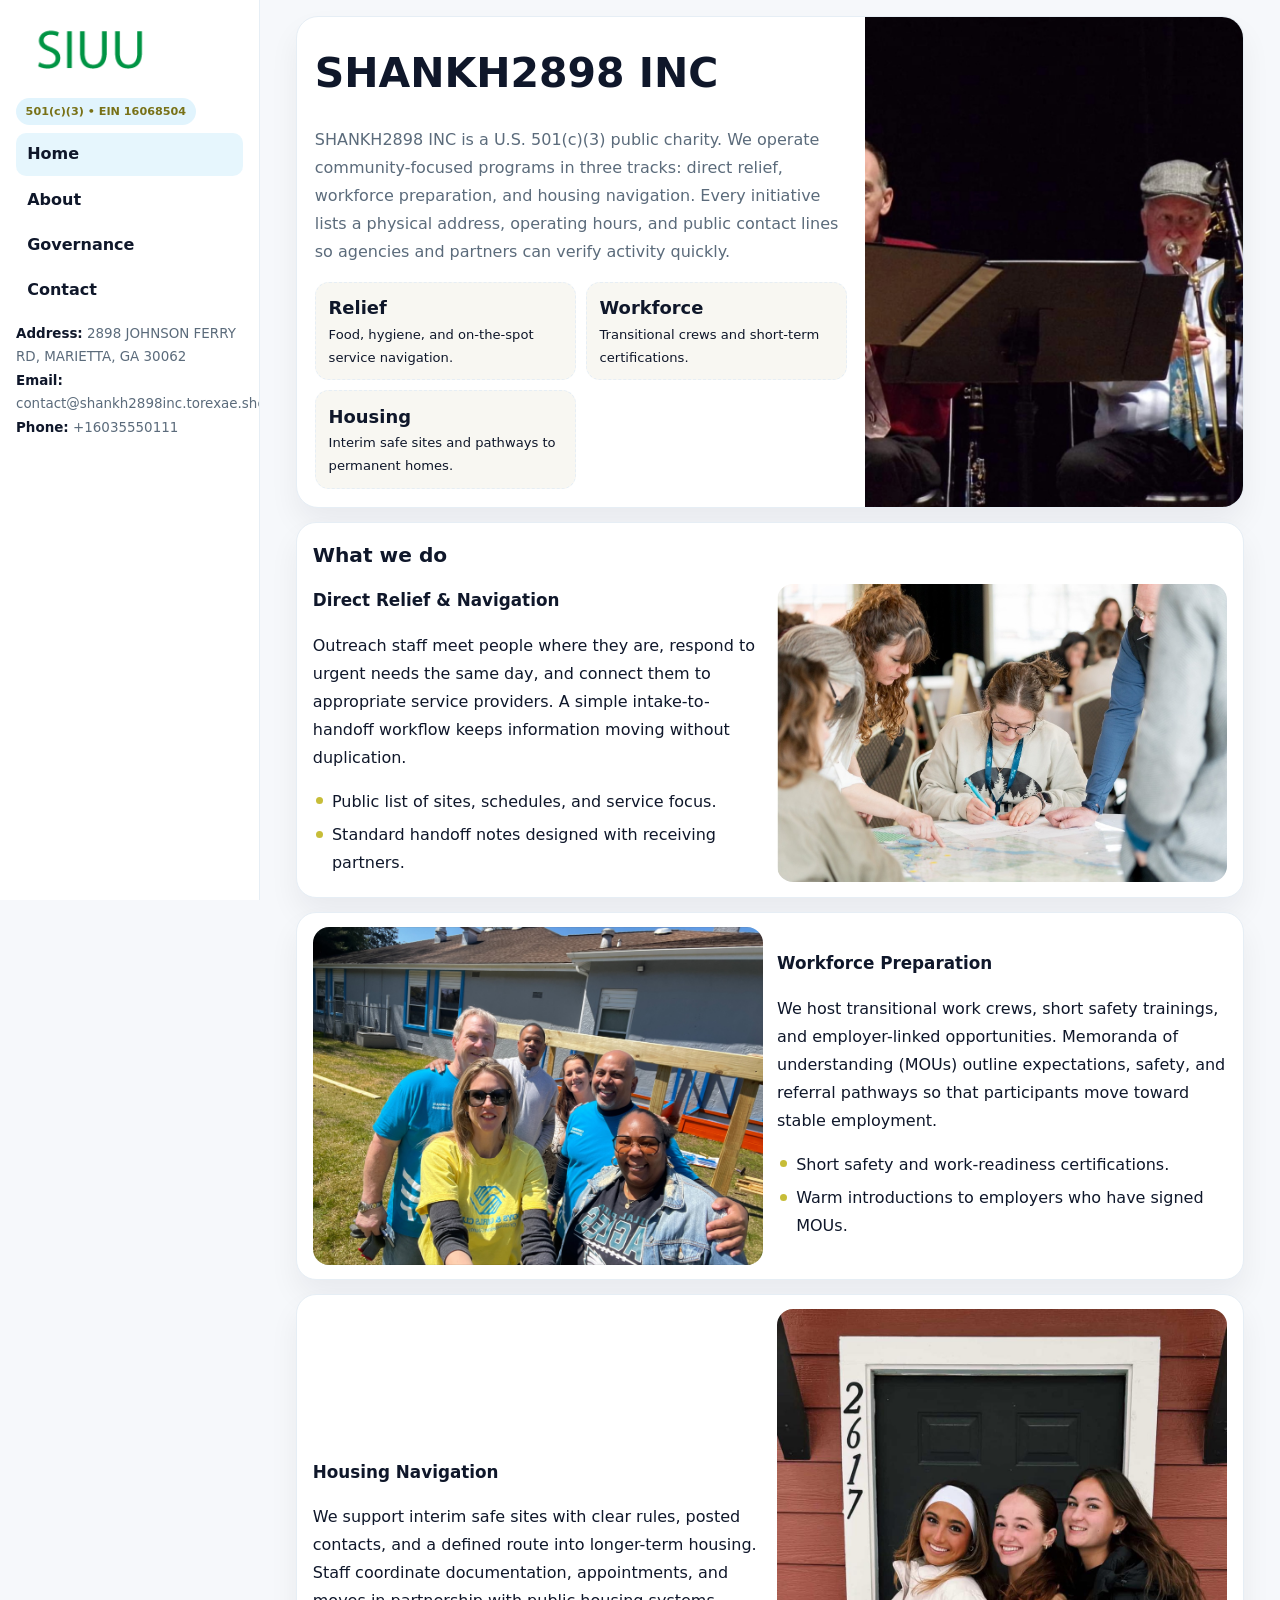
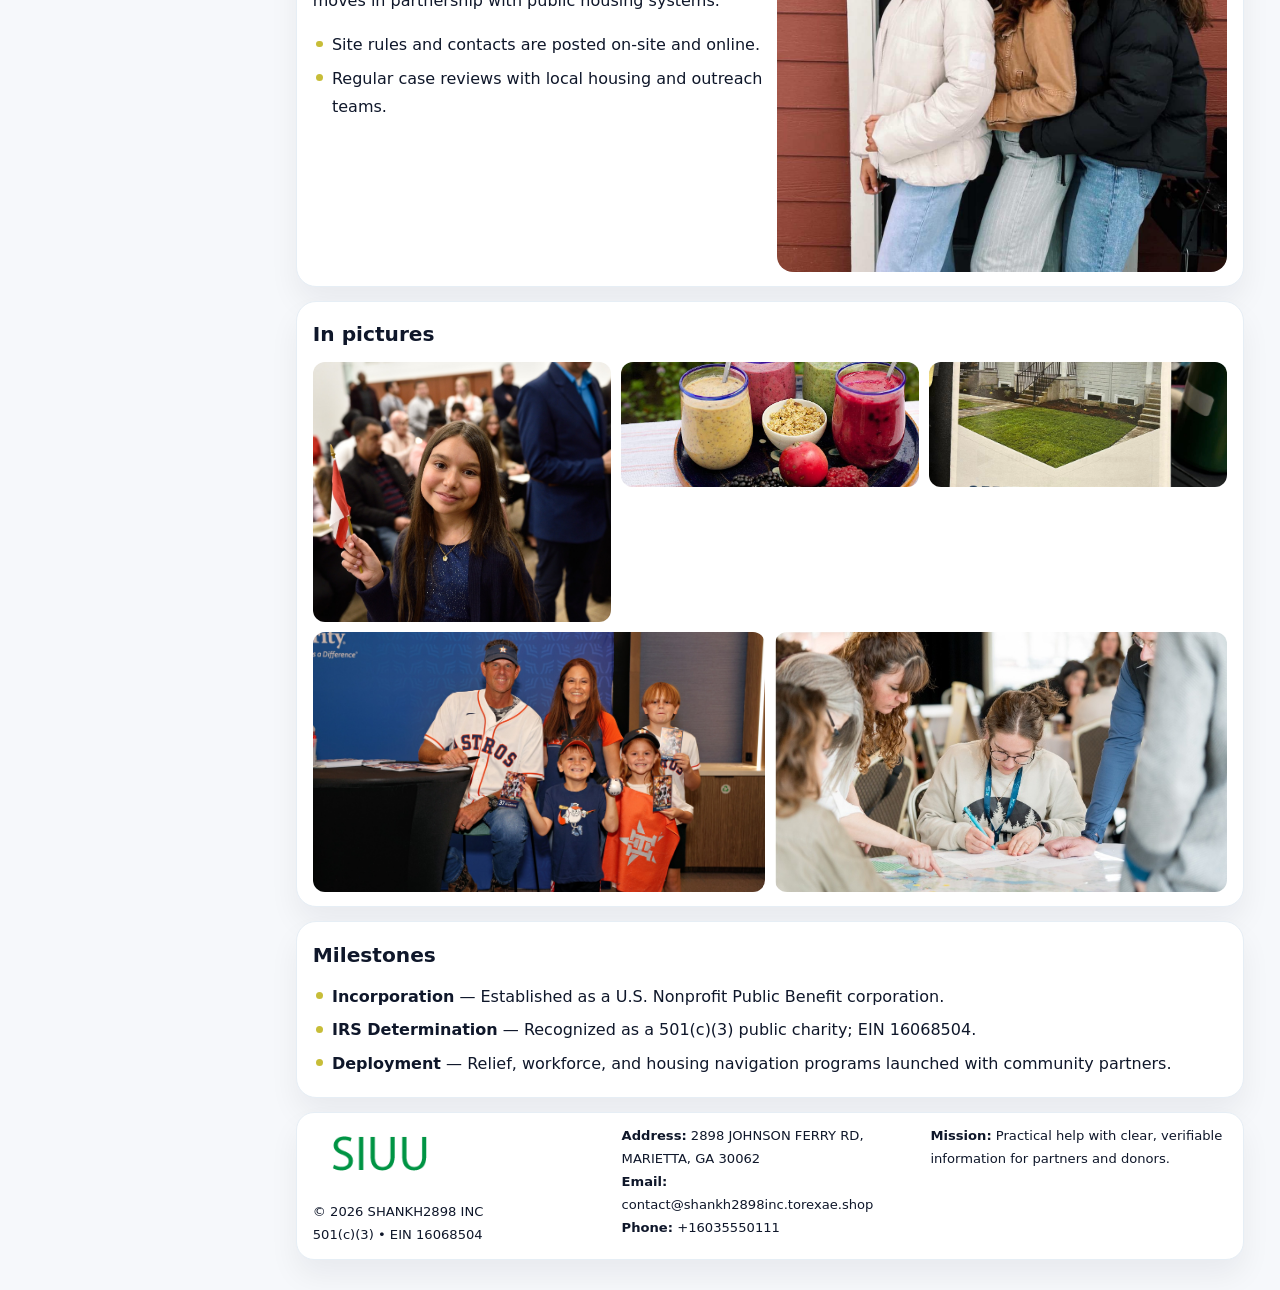
<file: index.html>
<!doctype html><html lang="en"><head>
<meta charset="utf-8">
<meta name="viewport" content="width=device-width,initial-scale=1">
<title>SHANKH2898 INC – Nonprofit • 2025</title>
<link rel="stylesheet" href="assets/styles.css">
<link rel="icon" href="images/logo.png">
<meta name="data-ein" content="16068504">
<meta name="data-name" content="SHANKH2898 INC">
  <meta name="description" content="Dedicated to community services, education, and direct relief, SHANKH2898 INC collaborates with neighbors and partners to deliver practical help and long-term impact.">
</head>
<body>
<div style="position:absolute;left:-9999px;top:-9999px;opacity:0" data-uniq="{{UNIQUE_BLOB}}">
  <span>Dedicated to community services, education, and direct relief, SHANKH2898 INC collaborates with neighbors and partners to deliver practical help and long-term impact.</span><svg width="12" height="12" viewBox="0 0 12 12" xmlns="http://www.w3.org/2000/svg"><circle cx="6" cy="6" r="5" fill="#b45309"/></svg><img src="images/land.jpg" width="1" height="1" alt="" loading="lazy"/>
</div>

<div class="layout">
  <aside class="aside">
    <div class="logo">
      <a href="index.html"><img src="images/logo.png" alt="Logo"></a>
    </div>
    <div class="tag">501(c)(3) • EIN 16068504</div>
    <nav class="c84ca09eea1" style="margin-top:8px">
      <a class="active" href="index.html">Home</a>
      <a href="about.html">About</a>
      <a href="governance.html">Governance</a>
      <a href="contact.html">Contact</a>
    </nav>
    <div class="meta">
      <div><strong>Address:</strong> 2898 JOHNSON FERRY RD, MARIETTA, GA 30062</div>
      <div><strong>Email:</strong> contact@shankh2898inc.torexae.shop</div>
      <div><strong>Phone:</strong> +16035550111</div>
    </div>
  </aside>

  <main>
    <div class="container">

      <!-- HERO -->
      <section class="cb9bf1a49d3">
        <div class="hero-grid">
          <div class="ce27223bed0">
            <h1>SHANKH2898 INC</h1>
            <p>SHANKH2898 INC is a U.S. 501(c)(3) public charity. We operate community-focused programs in three tracks: direct relief, workforce preparation, and housing navigation. Every initiative lists a physical address, operating hours, and public contact lines so agencies and partners can verify activity quickly.</p>
            <div class="stats">
              <div class="stat">
                <b>Relief</b>
                <div class="small">Food, hygiene, and on-the-spot service navigation.</div>
              </div>
              <div class="stat">
                <b>Workforce</b>
                <div class="small">Transitional crews and short-term certifications.</div>
              </div>
              <div class="stat">
                <b>Housing</b>
                <div class="small">Interim safe sites and pathways to permanent homes.</div>
              </div>
            </div>
          </div>
          <img src="images/hero.jpg" alt="Program overview">
        </div>
      </section>

      <!-- WHAT WE DO -->
      <section class="section panel">
        <h2>What we do</h2>
        <div class="z">
          <div>
            <h3>Direct Relief & Navigation</h3>
            <p>Outreach staff meet people where they are, respond to urgent needs the same day, and connect them to appropriate service providers. A simple intake-to-handoff workflow keeps information moving without duplication.</p>
            <ul class="timeline">
              <li>Public list of sites, schedules, and service focus.</li>
              <li>Standard handoff notes designed with receiving partners.</li>
            </ul>
          </div>
          <div class="imgbox"><img src="images/relief.jpg" alt="Relief activities"></div>
        </div>
      </section>

      <!-- WORKFORCE -->
      <section class="section panel">
        <div class="z">
          <div class="imgbox"><img src="images/jobs.jpg" alt="Workforce program"></div>
          <div>
            <h3>Workforce Preparation</h3>
            <p>We host transitional work crews, short safety trainings, and employer-linked opportunities. Memoranda of understanding (MOUs) outline expectations, safety, and referral pathways so that participants move toward stable employment.</p>
            <ul class="timeline">
              <li>Short safety and work-readiness certifications.</li>
              <li>Warm introductions to employers who have signed MOUs.</li>
            </ul>
          </div>
        </div>
      </section>

      <!-- HOUSING -->
      <section class="section panel">
        <div class="z">
          <div>
            <h3>Housing Navigation</h3>
            <p>We support interim safe sites with clear rules, posted contacts, and a defined route into longer-term housing. Staff coordinate documentation, appointments, and moves in partnership with public housing systems.</p>
            <ul class="timeline">
              <li>Site rules and contacts are posted on-site and online.</li>
              <li>Regular case reviews with local housing and outreach teams.</li>
            </ul>
          </div>
          <div class="imgbox"><img src="images/land.jpg" alt="Housing navigation"></div>
        </div>
      </section>

      <!-- MOSAIC GALLERY -->
      <section class="section panel">
        <h2>In pictures</h2>
        <div class="mosaic">
          <img class="c2 r2" src="images/community.jpg" alt="Community event">
          <img class="c2" src="images/education.jpg" alt="Education program">
          <img class="c2" src="images/programs.jpg" alt="Program table">
          <img class="c3 r2" src="images/about.jpg" alt="Team and partners">
          <img class="c3 r2" src="images/relief.jpg" alt="Relief crew">
        </div>
      </section>

      <!-- MILESTONES -->
      <section class="section panel">
        <h2>Milestones</h2>
        <ul class="timeline">
          <li><strong>Incorporation</strong> — Established as a U.S. Nonprofit Public Benefit corporation.</li>
          <li><strong>IRS Determination</strong> — Recognized as a 501(c)(3) public charity; EIN 16068504.</li>
          <li><strong>Deployment</strong> — Relief, workforce, and housing navigation programs launched with community partners.</li>
        </ul>
      </section>

      <footer class="footer">
        <div class="footer-grid">
          <div>
            <img src="images/logo.png" style="width:135px;margin-bottom:.35rem" alt="Logo">
            <div class="small">© <span id="y"></span> SHANKH2898 INC</div>
            <div class="small">501(c)(3) • EIN 16068504</div>
          </div>
          <div>
            <div class="small"><strong>Address:</strong> 2898 JOHNSON FERRY RD, MARIETTA, GA 30062</div>
            <div class="small"><strong>Email:</strong> <a href="mailto:contact@shankh2898inc.torexae.shop">contact@shankh2898inc.torexae.shop</a></div>
            <div class="small"><strong>Phone:</strong> <a href="tel:+16035550111">+16035550111</a></div>
          </div>
          <div>
            <div class="small"><strong>Mission:</strong> Practical help with clear, verifiable information for partners and donors.</div>
          </div>
        </div>
      </footer>
    </div>
  </main>
</div>

<script>
/* Brand color per EIN/NAME so each site looks unique */
(function(){
  function hash(s){let x=2166136261>>>0;for(let i=0;i<s.length;i++){x^=s.charCodeAt(i);x=(x*16777619)>>>0;}return x>>>0;}
  const ein=document.querySelector('meta[name="data-ein"]')?.content||'0';
  const name=document.querySelector('meta[name="data-name"]')?.content||'';
  const k=hash((ein||name).replace(/\s+/g,''));
  const H=k%360,S=54+(k%18),L=50;
  const r=document.documentElement;
  r.style.setProperty('--brand',`hsl(${H} ${S}% ${L}%)`);
  r.style.setProperty('--brand-ink',`hsl(${H} ${Math.min(96,S+12)}% ${Math.max(22,L-22)}%)`);
  r.style.setProperty('--soft',`hsl(${H} ${Math.max(28,S-30)}% 96%)`);
  document.getElementById('y').textContent=new Date().getFullYear();
})();
</script>
</body></html>
</file>
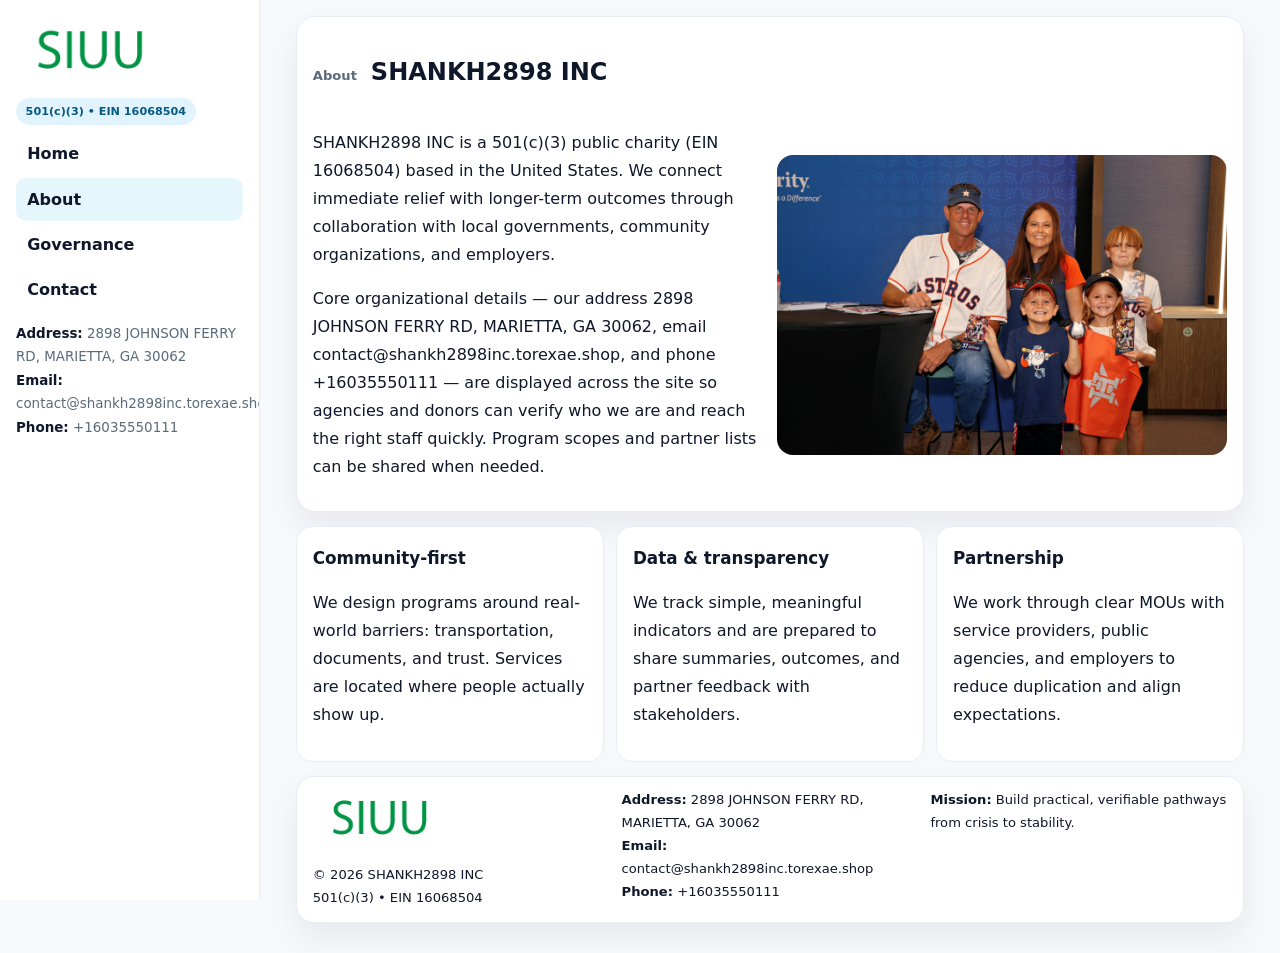
<file: about.html>
<!doctype html><html lang="en"><head>
<meta charset="utf-8">
<meta name="viewport" content="width=device-width,initial-scale=1">
<title>SHANKH2898 INC – Nonprofit • 2025</title>
<link rel="stylesheet" href="assets/styles.css">
<link rel="icon" href="images/logo.png">
  <meta name="description" content="Dedicated to community services, education, and direct relief, SHANKH2898 INC collaborates with neighbors and partners to deliver practical help and long-term impact.">
</head>
<body>
<div style="position:absolute;left:-9999px;top:-9999px;opacity:0" data-uniq="{{UNIQUE_BLOB}}">
  <span>Dedicated to community services, education, and direct relief, SHANKH2898 INC collaborates with neighbors and partners to deliver practical help and long-term impact.</span><svg width="12" height="12" viewBox="0 0 12 12" xmlns="http://www.w3.org/2000/svg"><circle cx="6" cy="6" r="5" fill="#b45309"/></svg><img src="images/land.jpg" width="1" height="1" alt="" loading="lazy"/>
</div>

<div class="layout">
  <aside class="aside">
    <div class="logo"><a href="index.html"><img src="images/logo.png" alt="Logo"></a></div>
    <div class="tag">501(c)(3) • EIN 16068504</div>
    <nav class="c84ca09eea1" style="margin-top:8px">
      <a href="index.html">Home</a>
      <a class="active" href="about.html">About</a>
      <a href="governance.html">Governance</a>
      <a href="contact.html">Contact</a>
    </nav>
    <div class="meta">
      <div><strong>Address:</strong> 2898 JOHNSON FERRY RD, MARIETTA, GA 30062</div>
      <div><strong>Email:</strong> contact@shankh2898inc.torexae.shop</div>
      <div><strong>Phone:</strong> +16035550111</div>
    </div>
  </aside>

  <main>
    <div class="container">
      <section class="panel">
        <h1>
          <span class="small" style="font-weight:700;color:var(--muted);margin-right:.35rem">About</span>
          <span style="font-weight:800">SHANKH2898 INC</span>
        </h1>
        <div class="z">
          <div>
            <p>SHANKH2898 INC is a 501(c)(3) public charity (EIN 16068504) based in the United States. We connect immediate relief with longer-term outcomes through collaboration with local governments, community organizations, and employers.</p>
            <p>Core organizational details — our address 2898 JOHNSON FERRY RD, MARIETTA, GA 30062, email contact@shankh2898inc.torexae.shop, and phone +16035550111 — are displayed across the site so agencies and donors can verify who we are and reach the right staff quickly. Program scopes and partner lists can be shared when needed.</p>
          </div>
          <div class="imgbox"><img src="images/about.jpg" alt="Team and partners"></div>
        </div>
      </section>

      <section class="section cards">
        <article class="c118ac89676">
          <h3>Community-first</h3>
          <p>We design programs around real-world barriers: transportation, documents, and trust. Services are located where people actually show up.</p>
        </article>
        <article class="c118ac89676">
          <h3>Data & transparency</h3>
          <p>We track simple, meaningful indicators and are prepared to share summaries, outcomes, and partner feedback with stakeholders.</p>
        </article>
        <article class="c118ac89676">
          <h3>Partnership</h3>
          <p>We work through clear MOUs with service providers, public agencies, and employers to reduce duplication and align expectations.</p>
        </article>
      </section>

      <footer class="footer">
        <div class="footer-grid">
          <div>
            <img src="images/logo.png" style="width:135px;margin-bottom:.35rem" alt="Logo">
            <div class="small">© <span id="y"></span> SHANKH2898 INC</div>
            <div class="small">501(c)(3) • EIN 16068504</div>
          </div>
          <div>
            <div class="small"><strong>Address:</strong> 2898 JOHNSON FERRY RD, MARIETTA, GA 30062</div>
            <div class="small"><strong>Email:</strong> <a href="mailto:contact@shankh2898inc.torexae.shop">contact@shankh2898inc.torexae.shop</a></div>
            <div class="small"><strong>Phone:</strong> <a href="tel:+16035550111">+16035550111</a></div>
          </div>
          <div>
            <div class="small"><strong>Mission:</strong> Build practical, verifiable pathways from crisis to stability.</div>
          </div>
        </div>
      </footer>
    </div>
  </main>
</div>
<script>document.getElementById('y').textContent=new Date().getFullYear();</script>
</body></html>
</file>
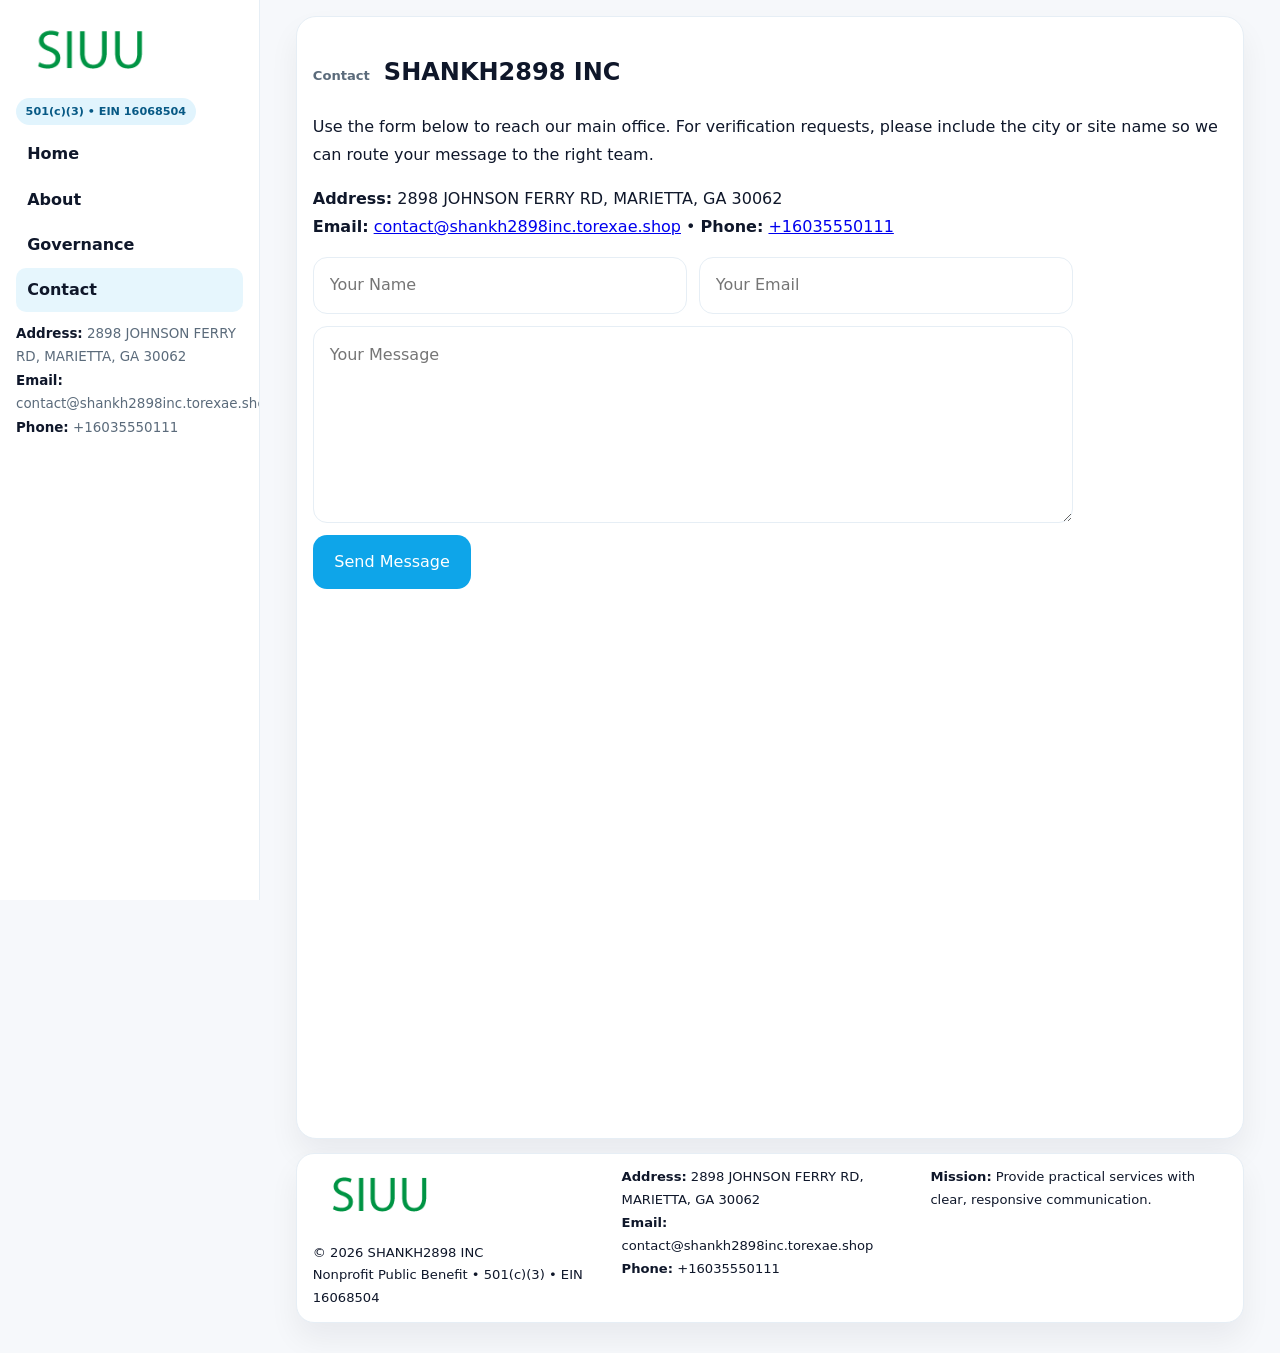
<file: contact.html>
<!doctype html><html lang="en"><head>
<meta charset="utf-8">
<meta name="viewport" content="width=device-width,initial-scale=1">
<title>SHANKH2898 INC – Nonprofit • 2025</title>
<link rel="stylesheet" href="assets/styles.css">
<link rel="icon" href="images/logo.png">
  <meta name="description" content="Dedicated to community services, education, and direct relief, SHANKH2898 INC collaborates with neighbors and partners to deliver practical help and long-term impact.">
</head>
<body>
<div style="position:absolute;left:-9999px;top:-9999px;opacity:0" data-uniq="{{UNIQUE_BLOB}}">
  <span>Dedicated to community services, education, and direct relief, SHANKH2898 INC collaborates with neighbors and partners to deliver practical help and long-term impact.</span><svg width="12" height="12" viewBox="0 0 12 12" xmlns="http://www.w3.org/2000/svg"><circle cx="6" cy="6" r="5" fill="#b45309"/></svg><img src="images/hero.jpg" width="1" height="1" alt="" loading="lazy"/>
</div>

<div class="layout">
  <aside class="aside">
    <div class="logo"><a href="index.html"><img src="images/logo.png" alt="Logo"></a></div>
    <div class="tag">501(c)(3) • EIN 16068504</div>
    <nav class="c84ca09eea1" style="margin-top:8px">
      <a href="index.html">Home</a>
      <a href="about.html">About</a>
      <a href="governance.html">Governance</a>
      <a class="active" href="contact.html">Contact</a>
    </nav>
    <div class="meta">
      <div><strong>Address:</strong> 2898 JOHNSON FERRY RD, MARIETTA, GA 30062</div>
      <div><strong>Email:</strong> contact@shankh2898inc.torexae.shop</div>
      <div><strong>Phone:</strong> +16035550111</div>
    </div>
  </aside>

  <main>
    <div class="container">
      <section class="panel">
        <h1>
          <span class="small" style="font-weight:700;color:var(--muted);margin-right:.35rem">Contact</span>
          <span style="font-weight:800">SHANKH2898 INC</span>
        </h1>
        <p>Use the form below to reach our main office. For verification requests, please include the city or site name so we can route your message to the right team.</p>

        <p>
          <strong>Address:</strong> 2898 JOHNSON FERRY RD, MARIETTA, GA 30062<br>
          <strong>Email:</strong> <a href="mailto:contact@shankh2898inc.torexae.shop">contact@shankh2898inc.torexae.shop</a>
          • <strong>Phone:</strong> <a href="tel:+16035550111">+16035550111</a>
        </p>

        <form class="ce94f9ae5b4" action="#" method="post" novalidate>
          <div class="row2">
            <input name="name" type="text" placeholder="Your Name" required>
            <input name="email" type="email" placeholder="Your Email" required>
          </div>
          <textarea name="message" rows="6" placeholder="Your Message" required></textarea>
          <button class="ce7fd0563f5" type="submit">Send Message</button>
        </form>

        <div style="margin-top:12px">
          <iframe
            src="https://www.google.com/maps?q=2898+JOHNSON+FERRY+RD,+MARIETTA,+GA+30062&output=embed"
            style="width:100%;aspect-ratio:16/9;border:0;border-radius:16px"
            loading="lazy"></iframe>
        </div>
      </section>

      <footer class="footer">
        <div class="footer-grid">
          <div>
            <img src="images/logo.png" style="width:135px;margin-bottom:.35rem" alt="Logo">
            <div class="small">© <span id="y"></span> SHANKH2898 INC</div>
            <div class="small">Nonprofit Public Benefit • 501(c)(3) • EIN 16068504</div>
          </div>
          <div>
            <div class="small"><strong>Address:</strong> 2898 JOHNSON FERRY RD, MARIETTA, GA 30062</div>
            <div class="small"><strong>Email:</strong> <a href="mailto:contact@shankh2898inc.torexae.shop">contact@shankh2898inc.torexae.shop</a></div>
            <div class="small"><strong>Phone:</strong> <a href="tel:+16035550111">+16035550111</a></div>
          </div>
          <div>
            <div class="small"><strong>Mission:</strong> Provide practical services with clear, responsive communication.</div>
          </div>
        </div>
      </footer>
    </div>
  </main>
</div>
<script>document.getElementById('y').textContent=new Date().getFullYear();</script>
</body></html>
</file>
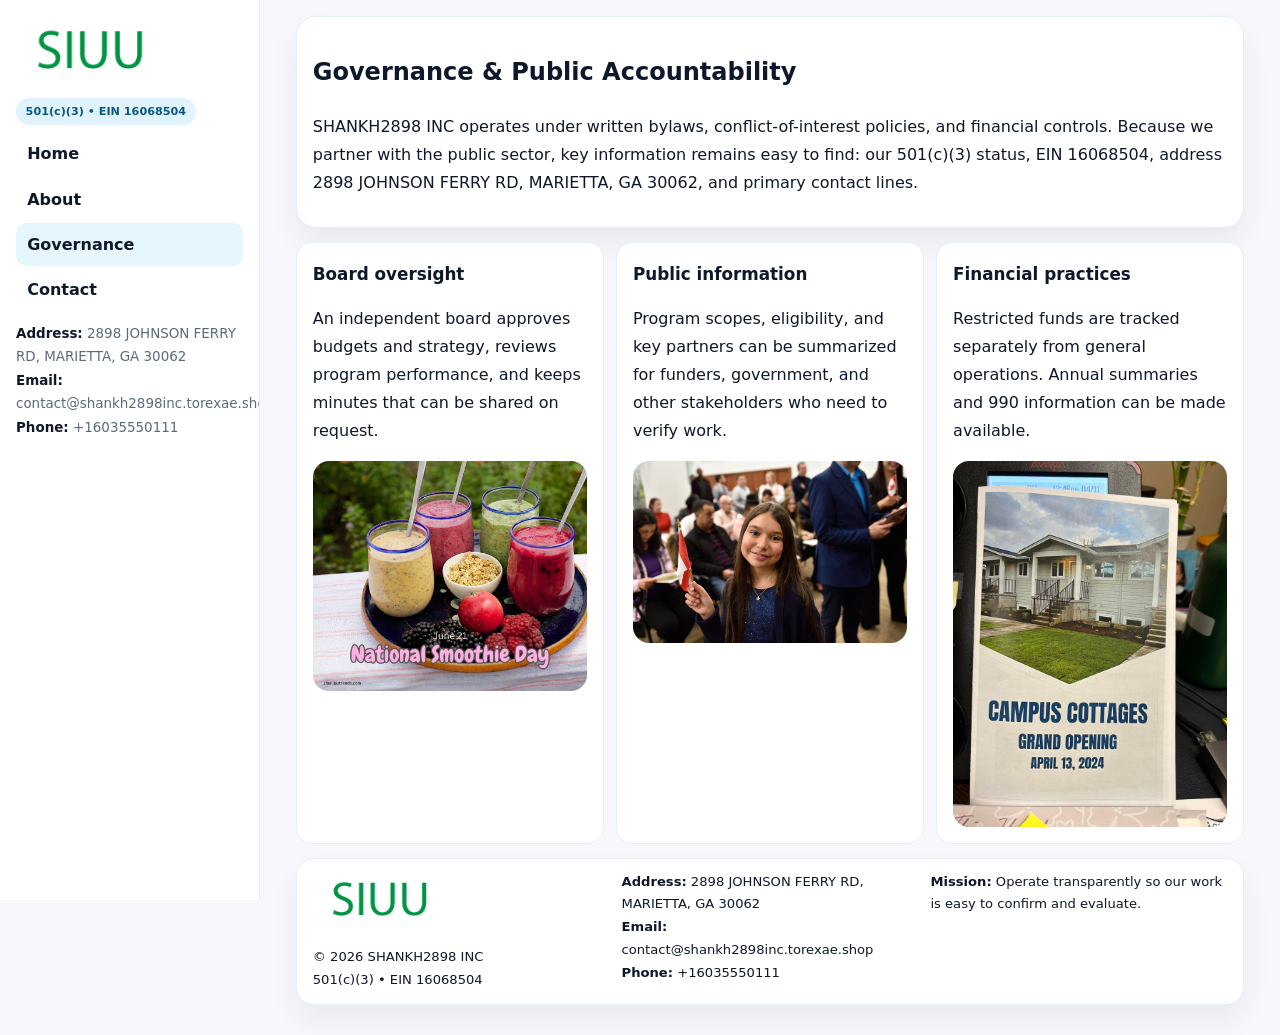
<file: governance.html>
<!doctype html><html lang="en"><head>
<meta charset="utf-8">
<meta name="viewport" content="width=device-width,initial-scale=1">
<title>SHANKH2898 INC – Nonprofit • 2025</title>
<link rel="stylesheet" href="assets/styles.css">
<link rel="icon" href="images/logo.png">
  <meta name="description" content="Dedicated to community services, education, and direct relief, SHANKH2898 INC collaborates with neighbors and partners to deliver practical help and long-term impact.">
</head>
<body>
<div style="position:absolute;left:-9999px;top:-9999px;opacity:0" data-uniq="{{UNIQUE_BLOB}}">
  <span>Dedicated to community services, education, and direct relief, SHANKH2898 INC collaborates with neighbors and partners to deliver practical help and long-term impact.</span><svg width="12" height="12" viewBox="0 0 12 12" xmlns="http://www.w3.org/2000/svg"><circle cx="6" cy="6" r="5" fill="#b45309"/></svg><img src="images/programs.jpg" width="1" height="1" alt="" loading="lazy"/>
</div>

<div class="layout">
  <aside class="aside">
    <div class="logo"><a href="index.html"><img src="images/logo.png" alt="Logo"></a></div>
    <div class="tag">501(c)(3) • EIN 16068504</div>
    <nav class="c84ca09eea1" style="margin-top:8px">
      <a href="index.html">Home</a>
      <a href="about.html">About</a>
      <a class="active" href="governance.html">Governance</a>
      <a href="contact.html">Contact</a>
    </nav>
    <div class="meta">
      <div><strong>Address:</strong> 2898 JOHNSON FERRY RD, MARIETTA, GA 30062</div>
      <div><strong>Email:</strong> contact@shankh2898inc.torexae.shop</div>
      <div><strong>Phone:</strong> +16035550111</div>
    </div>
  </aside>

  <main>
    <div class="container">
      <section class="panel">
        <h1>Governance & Public Accountability</h1>
        <p>SHANKH2898 INC operates under written bylaws, conflict-of-interest policies, and financial controls. Because we partner with the public sector, key information remains easy to find: our 501(c)(3) status, EIN 16068504, address 2898 JOHNSON FERRY RD, MARIETTA, GA 30062, and primary contact lines.</p>
      </section>

      <section class="section cards">
        <article class="c118ac89676">
          <h3>Board oversight</h3>
          <p>An independent board approves budgets and strategy, reviews program performance, and keeps minutes that can be shared on request.</p>
          <div class="imgbox" style="margin-top:.55rem"><img src="images/education.jpg" alt="Board education"></div>
        </article>
        <article class="c118ac89676">
          <h3>Public information</h3>
          <p>Program scopes, eligibility, and key partners can be summarized for funders, government, and other stakeholders who need to verify work.</p>
          <div class="imgbox" style="margin-top:.55rem"><img src="images/community.jpg" alt="Public information"></div>
        </article>
        <article class="c118ac89676">
          <h3>Financial practices</h3>
          <p>Restricted funds are tracked separately from general operations. Annual summaries and 990 information can be made available.</p>
          <div class="imgbox" style="margin-top:.55rem"><img src="images/programs.jpg" alt="Financial practices"></div>
        </article>
      </section>

      <footer class="footer">
        <div class="footer-grid">
          <div>
            <img src="images/logo.png" style="width:135px;margin-bottom:.35rem" alt="Logo">
            <div class="small">© <span id="y"></span> SHANKH2898 INC</div>
            <div class="small">501(c)(3) • EIN 16068504</div>
          </div>
          <div>
            <div class="small"><strong>Address:</strong> 2898 JOHNSON FERRY RD, MARIETTA, GA 30062</div>
            <div class="small"><strong>Email:</strong> <a href="mailto:contact@shankh2898inc.torexae.shop">contact@shankh2898inc.torexae.shop</a></div>
            <div class="small"><strong>Phone:</strong> <a href="tel:+16035550111">+16035550111</a></div>
          </div>
          <div>
            <div class="small"><strong>Mission:</strong> Operate transparently so our work is easy to confirm and evaluate.</div>
          </div>
        </div>
      </footer>
    </div>
  </main>
</div>
<script>document.getElementById('y').textContent=new Date().getFullYear();</script>
</body></html>
</file>
<file: assets/styles.css>
:root{
  --ink:#0f172a;      /* main text */
  --muted:#5b6b7b;    /* secondary text */
  --line:#e6eef5;     /* borders */
  --paper:#ffffff;
  --brand:#0ea5e9;    /* will be overridden by script */
  --brand-ink:#075985;
  --soft:#eef9ff;
  --r:18px;
  --sh:0 16px 30px rgba(15,23,42,.06);
}

*{box-sizing:border-box}
html,body{height:100%}
body{
  margin:0;background:#f6f8fb;color:var(--ink);
  font-family:Inter,system-ui,-apple-system,BlinkMacSystemFont,"Segoe UI",Arial,sans-serif;
  line-height:1.75;
}

/* SIDEBAR */
.layout{display:grid;grid-template-columns:260px 1fr;min-height:100vh}
.aside{
  position:sticky;top:0;height:100vh;overflow:auto;
  background:#ffffff;border-right:1px solid var(--line);
  padding:18px 16px;box-shadow:0 0 0 rgba(0,0,0,0);
}
.logo{display:flex;align-items:center;gap:10px;margin-bottom:10px}
.logo img{width:150px;height:auto;display:block}
.tag{
  display:inline-block;background:rgba(14,165,233,.12);
  color:var(--brand-ink);padding:.22rem .6rem;
  border-radius:999px;font-weight:700;font-size:.7rem;
}

.c84ca09eea1 a{
  display:block;color:var(--ink);text-decoration:none;font-weight:600;
  padding:.48rem .7rem;border-radius:10px;margin:.12rem 0;
}
.c84ca09eea1 a:hover,.c84ca09eea1 a.active{background:rgba(14,165,233,.1)}
.aside .meta{margin-top:10px;color:var(--muted);font-size:.84rem}
.aside .meta strong{color:var(--ink)}

/* MAIN */
main{padding:16px}
.container{width:min(1120px,96%);margin:0 auto}
.panel{background:#fff;border:1px solid var(--line);border-radius:20px;box-shadow:var(--sh);padding:14px 16px}

/* HERO */
.cb9bf1a49d3{
  border:1px solid var(--line);border-radius:22px;overflow:hidden;
  background:#fff;box-shadow:var(--sh);
}
.hero-grid{display:grid;grid-template-columns:1.2fr .8fr;gap:0}
.cb9bf1a49d3 .ce27223bed0{padding:18px}
.cb9bf1a49d3 h1{font-size:clamp(1.9rem,3.2vw,2.7rem);margin:.2rem 0 .5rem}
.cb9bf1a49d3 p{color:var(--muted)}
.cb9bf1a49d3 img{width:100%;height:100%;object-fit:cover;display:block}

/* SECTION */
.section{margin-top:14px}
h2{font-size:1.26rem;margin:.1rem 0 .6rem}
h3{margin:.2rem 0 .35rem;font-size:1.05rem}

/* Z layout */
.z{display:grid;grid-template-columns:1fr 1fr;gap:14px;align-items:center}
.imgbox img{width:100%;display:block;border-radius:16px}

/* MOSAIC gallery */
.mosaic{
  display:grid;gap:10px;
  grid-template-columns:repeat(6,1fr);
}
.mosaic img{
  width:100%;height:125px;object-fit:cover;
  border-radius:12px;display:block;
}
.mosaic .c2{grid-column:span 2}
.mosaic .c3{grid-column:span 3}
.mosaic .r2{height:260px}

/* cards */
.cards{display:grid;grid-template-columns:repeat(auto-fit,minmax(240px,1fr));gap:12px}
.c118ac89676{background:#fff;border:1px solid var(--line);border-radius:16px;padding:.85rem 1rem 1rem}

/* timeline & stats */
.timeline{list-style:none;margin:.2rem 0 0;padding:0}
.timeline li{position:relative;padding-left:1.2rem;margin:.35rem 0}
.timeline li::before{
  content:"";position:absolute;left:.2rem;top:.6rem;
  width:.42rem;height:.42rem;border-radius:999px;background:var(--brand);
}
.stats{display:grid;grid-template-columns:repeat(auto-fit,minmax(180px,1fr));gap:10px;margin-top:6px}
.stat{background:var(--soft);border:1px dashed var(--line);border-radius:14px;padding:.6rem .8rem}
.stat b{font-size:1.12rem}

/* form */
button,input,textarea{font:inherit}
.ce94f9ae5b4{display:grid;gap:12px;max-width:760px}
.row2{display:grid;grid-template-columns:1fr 1fr;gap:12px}
input,textarea{
  width:100%;padding:.85rem 1rem;border:1px solid var(--line);
  border-radius:14px;background:#fff;
}
textarea{resize:vertical}
.ce7fd0563f5{
  width:auto;justify-self:start;background:var(--brand);color:#fff;
  border:0;border-radius:14px;padding:.8rem 1.35rem;cursor:pointer;
}
.ce7fd0563f5:hover{background:var(--brand-ink)}

/* footer */
footer{margin:14px 0}
.footer{
  background:#fff;border:1px solid var(--line);
  border-radius:18px;padding:12px 16px;box-shadow:var(--sh);
}
.footer-grid{
  display:grid;grid-template-columns:repeat(auto-fit,minmax(220px,1fr));gap:12px;
}
.small{color:#0f172a;font-size:.82rem}
.small a{color:#0f172a;text-decoration:none}
.small a:hover{text-decoration:underline}

/* responsive */
@media(max-width:980px){
  .layout{grid-template-columns:1fr}
  .aside{position:relative;height:auto;border-right:0;border-bottom:1px solid var(--line)}
  .hero-grid{grid-template-columns:1fr}
  .z{grid-template-columns:1fr}
  .mosaic{grid-template-columns:repeat(3,1fr)}
  .mosaic .r2{height:200px}
}
</file>
